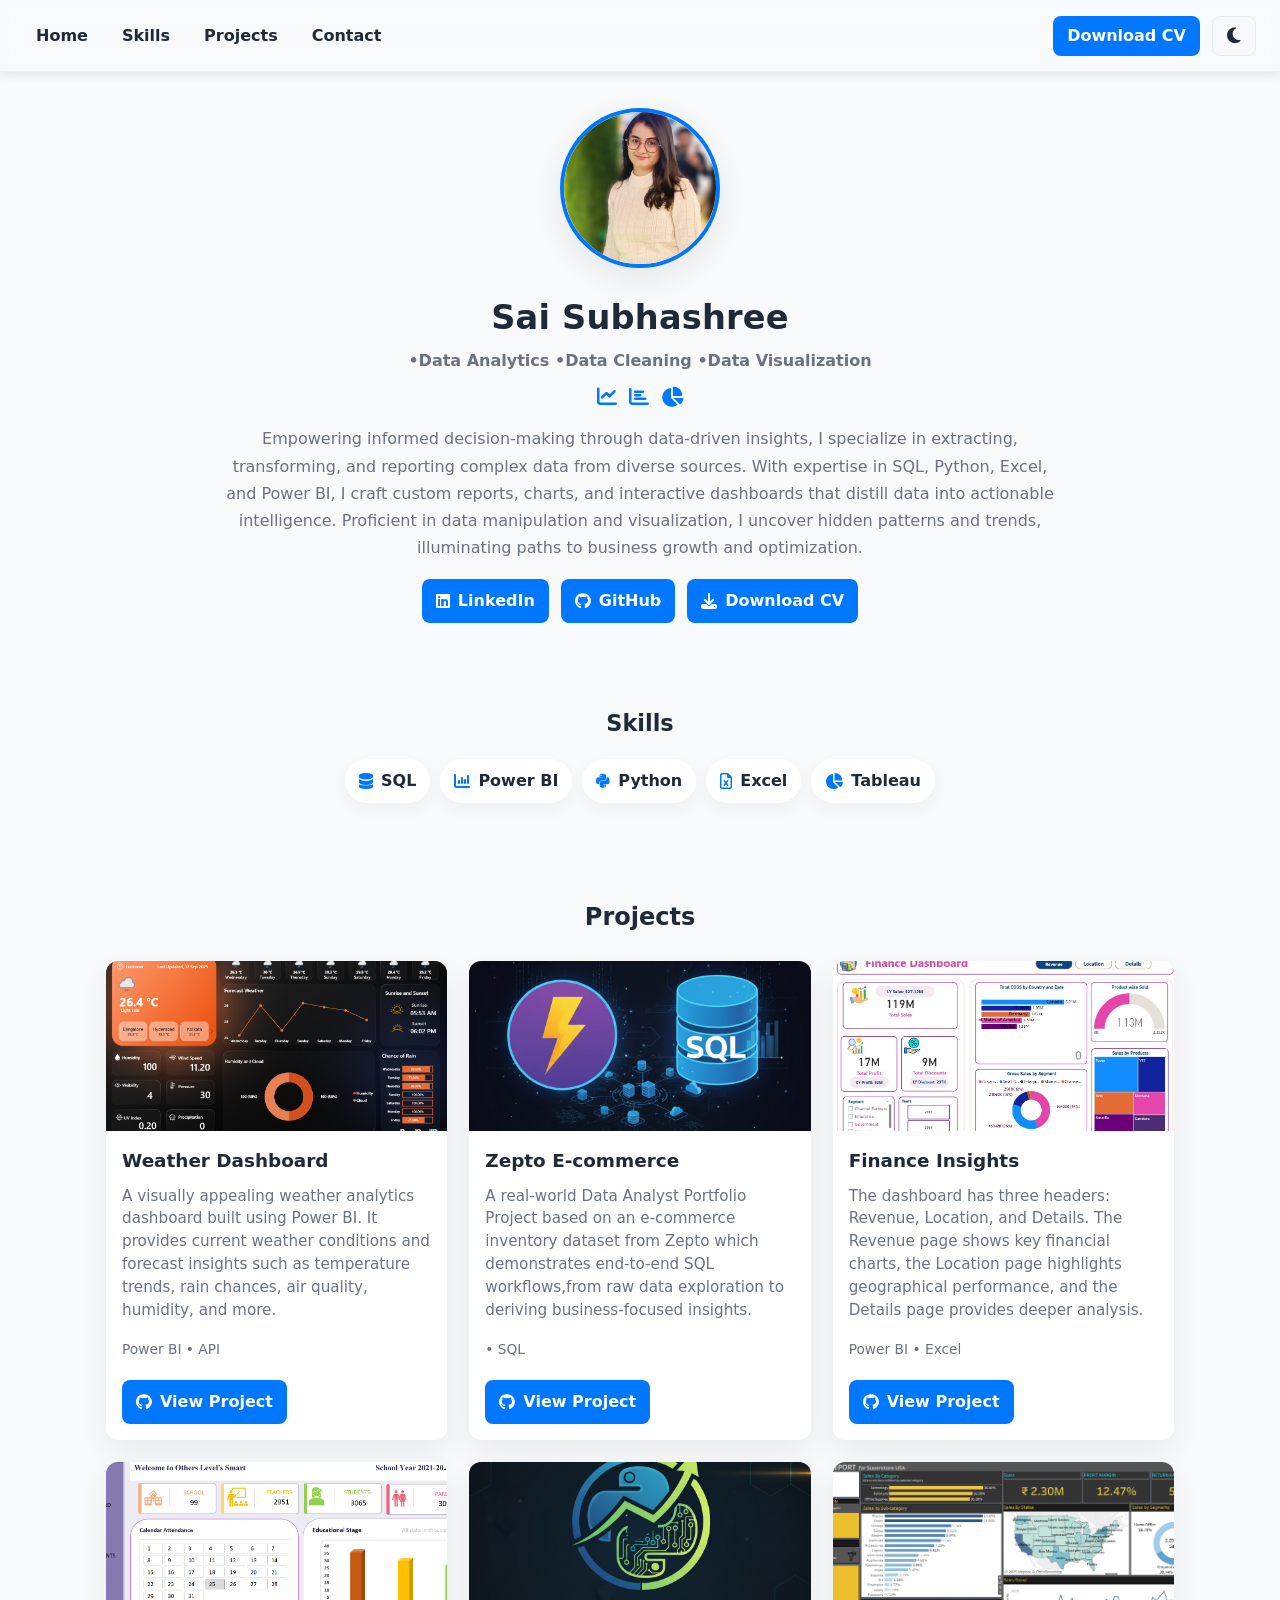
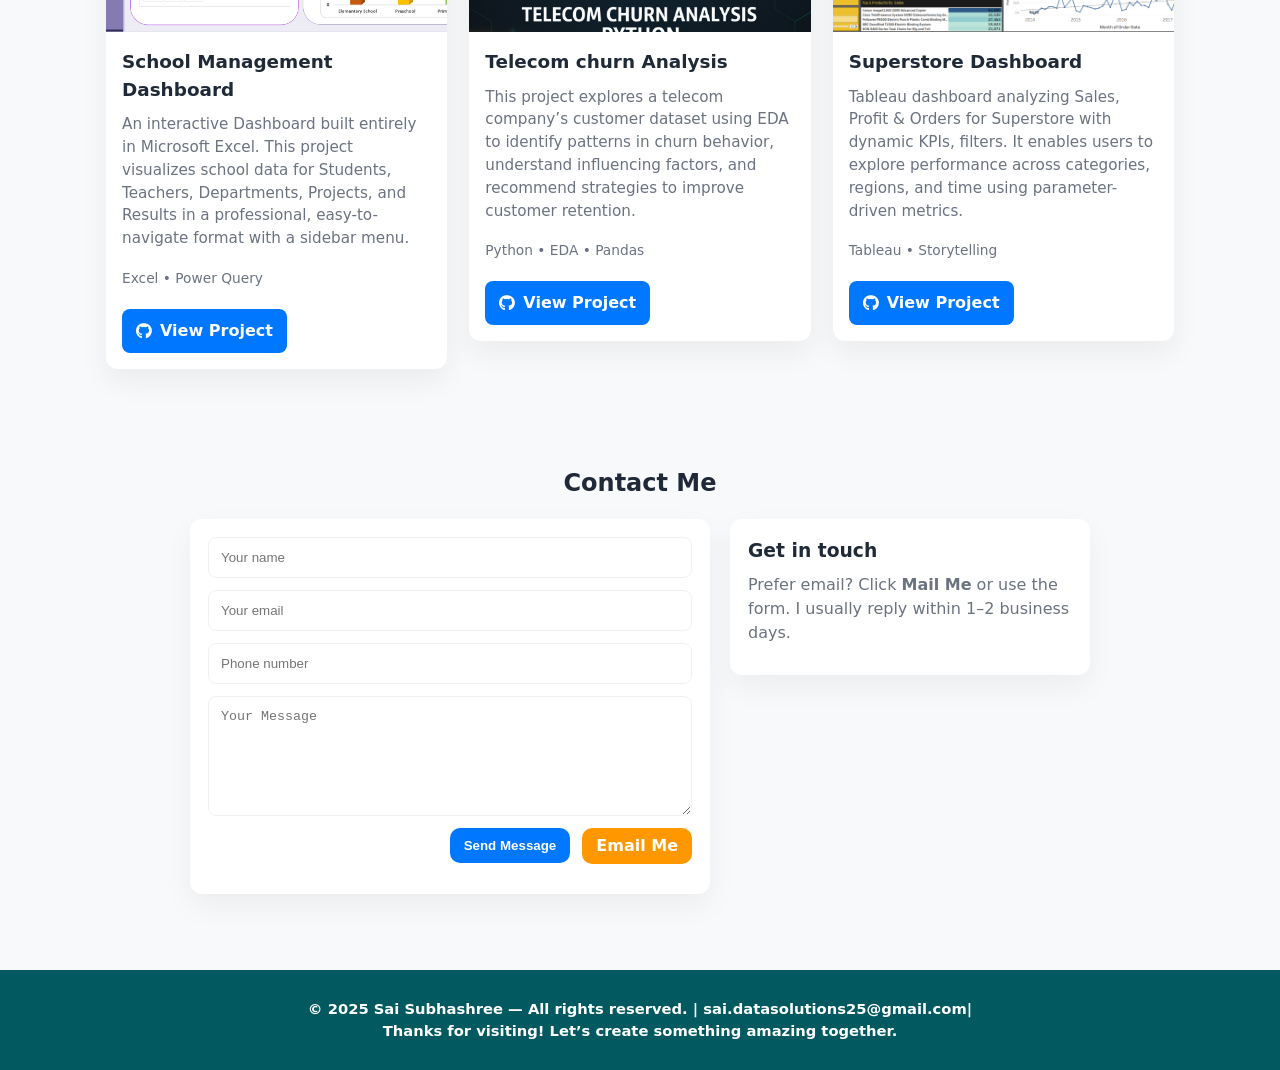
<file: index.html>
<!doctype html>
<html lang="en">

<head>
  <meta charset="utf-8" />
  <meta name="viewport" content="width=device-width,initial-scale=1" />
  <title>Sai Subhashree — Portfolio</title>

  <!-- Font Awesome for icons -->
  <link rel="stylesheet" href="https://cdnjs.cloudflare.com/ajax/libs/font-awesome/6.5.0/css/all.min.css" />
  <link rel="stylesheet" href="style.css">

</head>

<body>

  <!-- Header: no left title per request -->
  <header aria-label="Main header">

    <nav aria-label="Primary">
      <ul>
        <li><a class="nav-link" href="#home">Home</a></li>
        <li><a class="nav-link" href="#skills">Skills</a></li>
        <li><a class="nav-link" href="#projects">Projects</a></li>
        <!-- <li><a class="nav-link" href="#about">About</a></li> -->
        <li><a class="nav-link" href="#contact">Contact</a></li>
      </ul>
    </nav>

    <div class="controls" role="region" aria-label="Header controls">
      <a class="btn-cv" href="Project/cv.pdf" download>Download CV</a>
      <div class="dark-toggle" id="darkToggle" title="Toggle dark mode" aria-pressed="false">
        <i class="fa-solid fa-moon"></i>
      </div>
    </div>
    <button id="navToggle" class="nav-toggle" aria-controls="main-nav" aria-expanded="false">
      <i class="fa-solid fa-bars"></i>
    </button>
  </header>

  <!-- HERO -->
  <main>
    <section id="home" class="hero container" aria-labelledby="home-heading">
      <img class="photo" src="photo.jpg" alt="Sai Subhashree - photo" />
      <h1 id="home-heading">Sai Subhashree</h1>
      <div class="subtitle">•Data Analytics •Data Cleaning •Data Visualization</div>

      <div class="icons" aria-hidden="true">
        <i class="fa-solid fa-chart-line" title="statistics"></i>
        <i class="fa-solid fa-chart-bar" title="bar chart"></i>
        <i class="fa-solid fa-chart-pie" title="pie chart"></i>
      </div>

      <p>
        Empowering informed decision-making through data-driven insights, I specialize in extracting,
        transforming, and reporting complex data from diverse sources. With expertise in SQL, Python, Excel,
        and Power BI, I craft custom reports, charts, and interactive dashboards that distill data into actionable
        intelligence.
        Proficient in data manipulation and visualization, I uncover hidden patterns and trends, illuminating paths to
        business growth and optimization.
      </p>

      <div class="hero-actions">
        <a class="small-btn" href="https://www.linkedin.com/in/sai-subhashree-14681520b/" target="_blank"
          rel="noopener">
          <i class="fa-brands fa-linkedin"></i> LinkedIn
        </a>
        <a class="small-btn" href="https://github.com/Saidalal" target="_blank" rel="noopener">
          <i class="fa-brands fa-github"></i> GitHub
        </a>
        <a class="small-btn" href="Project/cv.pdf" download>
          <i class="fa-solid fa-download"></i> Download CV
        </a>
      </div>
    </section>

    <!-- SKILLS -->
    <section id="skills" class="container" aria-labelledby="skills-heading">
      <h2 id="skills-heading">Skills</h2>
      <div class="skill-list" role="list">
        <div class="skill" role="listitem"><i class="fa-solid fa-database"></i> SQL</div>
        <div class="skill" role="listitem"><i class="fa-solid fa-chart-column"></i> Power BI</div>
        <div class="skill" role="listitem"><i class="fa-brands fa-python"></i> Python</div>
        <div class="skill" role="listitem"><i class="fa-regular fa-file-excel"></i> Excel</div>
        <div class="skill" role="listitem"> <i class="fa-solid fa-chart-pie"></i> Tableau </div>
      </div>
    </section>

    <!-- PROJECTS -->
    <section id="projects" class="container" aria-labelledby="projects-heading">
      <h2 id="projects-heading">Projects</h2>

      <div class="project-grid">
        <!-- Card 1 -->
        <article class="card" aria-labelledby="p1-title">
          <img class="thumb" src="Project/Project1.png" alt=" Weather Dashboard" />
          <div class="card-body">
            <h3 id="p1-title"> Weather Dashboard </h3>
            <p>A visually appealing weather analytics dashboard built using Power BI.
              It provides current weather conditions and forecast insights such as temperature trends, rain chances, air
              quality, humidity, and more.</p>
            <div class="tech">Power BI • API</div>
            <div class="links">
              <a class="small-btn" href="https://github.com/Saidalal/POWER-BI/tree/main/Weather%20Dashboard"
                target="_blank" rel="noopener">
                <i class="fa-brands fa-github"></i> View Project
              </a>
            </div>
          </div>
          <div class="overlay" aria-hidden="true">
            <a href="https://github.com/Saidalal/POWER-BI/tree/main/Weather%20Dashboard" target="_blank" rel="noopener">
              <i class="fa-brands fa-github"></i> View on GitHub
            </a>
          </div>
        </article>

        <!-- Card 2 -->

        <article class="card" aria-labelledby="p4-title">
          <img class="thumb" src="Project/Project4.png" alt="Zepto Inventory" />
          <div class="card-body">
            <h3 id="p4-title">Zepto E-commerce</h3>
            <p>A real-world Data Analyst Portfolio Project based on an
              e-commerce inventory dataset from Zepto which demonstrates
              end-to-end SQL workflows,from raw data exploration to deriving business-focused insights.</p>
            <div class="tech"> • SQL</div>
            <div class="links">
              <a class="small-btn" href="https://github.com/Saidalal/SQL/tree/main/Zepto%20Inventory" target="_blank" rel="noopener"><i
                  class="fa-brands fa-github"></i> View Project</a>
            </div>
          </div>
          <div class="overlay"><a href="https://github.com/Saidalal/SQL/tree/main/Zepto%20Inventory" target="_blank" rel="noopener"><i
                class="fa-brands fa-github"></i> View on GitHub</a></div>
        </article>

        <!-- Card 3 -->
        <article class="card" aria-labelledby="p3-title">
          <img class="thumb" src="Project/Project3.jpg" alt="Finance Insights" />
          <div class="card-body">
            <h3 id="p3-title"> Finance Insights</h3>
            <p>The dashboard has three headers: Revenue, Location, and Details. The Revenue page shows key financial
              charts,
              the Location page highlights geographical performance, and the Details page provides deeper analysis.</p>
            <div class="tech">Power BI • Excel</div>
            <div class="links">
              <a class="small-btn" href="https://github.com/Saidalal/POWER-BI/tree/main/Finance%20Dashboard"
                target="_blank" rel="noopener">
                <i class="fa-brands fa-github"></i> View Project
              </a>
            </div>
          </div>
          <div class="overlay"><a href="https://github.com/Saidalal/POWER-BI/tree/main/Finance%20Dashboard"
              target="_blank" rel="noopener"><i class="fa-brands fa-github"></i> View on GitHub</a></div>
        </article>

        <!-- Card 4 -->
        <article class="card" aria-labelledby="p2-title">
          <img class="thumb" src="Project/Project2.png" alt="School Management Dashboard" />
          <div class="card-body">
            <h3 id="p2-title">School Management Dashboard </h3>
            <p>An interactive Dashboard built entirely in Microsoft Excel.
              This project visualizes school data for Students, Teachers, Departments, Projects, and Results in a
              professional, easy-to-navigate format with a sidebar menu.</p>
            <div class="tech">Excel • Power Query</div>
            <div class="links">
              <a class="small-btn" href="https://github.com/Saidalal/EXCEL/tree/main/SCHOOL%20MANAGEMENT"
                target="_blank" rel="noopener"><i class="fa-brands fa-github"></i> View Project</a>
            </div>
          </div>
          <div class="overlay"><a href="https://github.com/Saidalal/EXCEL/tree/main/SCHOOL%20MANAGEMENT" target="_blank"
              rel="noopener"><i class="fa-brands fa-github"></i> View on GitHub</a></div>
        </article>

        <!-- Card 5 -->
        <article class="card" aria-labelledby="p5-title">
          <img class="thumb" src="Project/Project5.png" alt="Telecom churn Analysis" />
          <div class="card-body">
            <h3 id="p5-title">Telecom churn Analysis</h3>
            <p>This project explores a telecom company’s customer dataset using EDA to identify patterns in churn
              behavior, understand influencing factors, and recommend strategies to improve customer retention.</p>
            <div class="tech">Python • EDA • Pandas</div>
            <div class="links">
              <a class="small-btn" href="https://github.com/Saidalal/Python/tree/main/Telecom%20customer%20churn"
                target="_blank" rel="noopener"><i class="fa-brands fa-github"></i> View Project</a>
            </div>
          </div>
          <div class="overlay"><a href="https://github.com/Saidalal/Python/tree/main/Telecom%20customer%20churn"
              target="_blank" rel="noopener"><i class="fa-brands fa-github"></i> View on GitHub</a></div>
        </article>

        <!-- Card 6 -->
        <article class="card" aria-labelledby="p6-title">
          <img class="thumb" src="Project/Project6.png" alt=">superstore" />
          <div class="card-body">
            <h3 id="p6-title">Superstore Dashboard</h3>
            <p>Tableau dashboard analyzing Sales, Profit & Orders for Superstore with dynamic KPIs, filters.
              It enables users to explore performance across categories, regions, and time using parameter-driven metrics.</p>
            <div class="tech">Tableau • Storytelling</div>
            <div class="links">
            <a class="small-btn" href="https://github.com/Saidalal/Tableau/tree/main/Superstore"
                target="_blank" rel="noopener"><i class="fa-brands fa-github"></i> View Project</a>
            </div>
          </div>
          <div class="overlay"><a href="https://github.com/Saidalal/Tableau/tree/main/Superstore"
              target="_blank" rel="noopener"><i class="fa-brands fa-github"></i> View on GitHub</a></div>
        </article>
     

      </div> <!-- /project-grid -->
    </section>

    <!-- CONTACT -->
    <section id="contact" class="container" aria-labelledby="contact-heading">
      <h2 id="contact-heading">Contact Me</h2>

      <div class="contact-wrap">

        <form name="Contact_Response" id="contact-form" aria-label="Contact form">
          <input type="text" name="Name" placeholder="Your name" required />
          <input type="email" name="Email" placeholder="Your email" required />
          <input type="tel" name="Phone" placeholder="Phone number" />
          <textarea name="Message" placeholder="Your Message" required></textarea>

          <div class="submit-row">
            <button type="submit">Send Message</button>
            <a class="mail" href="mailto:sai.datasolutions25@gmail.com">Email Me</a>
          </div>
          <div id="form-status" aria-live="polite" style="color:var(--text); font-size:0.95rem;"></div>
        </form>

        <div id="response-modal" class="modal-overlay">
          <div class="modal-content">
            <span class="close-button" onclick="closeModal()">&times;</span>
            <p id="modal-status"></p>
            <button class="ok-button" onclick="closeModal()">Okay</button>
          </div>
        </div>
        <!-- Right panel: quick details -->
        <aside
          style="background:var(--card); padding:18px; border-radius:12px; box-shadow:0 12px 30px rgba(2,6,23,0.05);">
          <h3 style="margin-bottom:8px">Get in touch</h3>
          <p style="color:var(--muted); margin-bottom:12px;">Prefer email? Click <strong>Mail Me</strong> or use the
            form. I usually reply within 1–2 business days.</p>

        </aside>
      </div>
    </section>

    <footer>
      © 2025 Sai Subhashree — All rights reserved. | sai.datasolutions25@gmail.com| <br>
       Thanks for visiting! Let’s create something amazing together.

    </footer>
  </main>

  <!-- ---------- Scripts ---------- -->


<script src="script.js"></script>
</body>


</html>
</file>
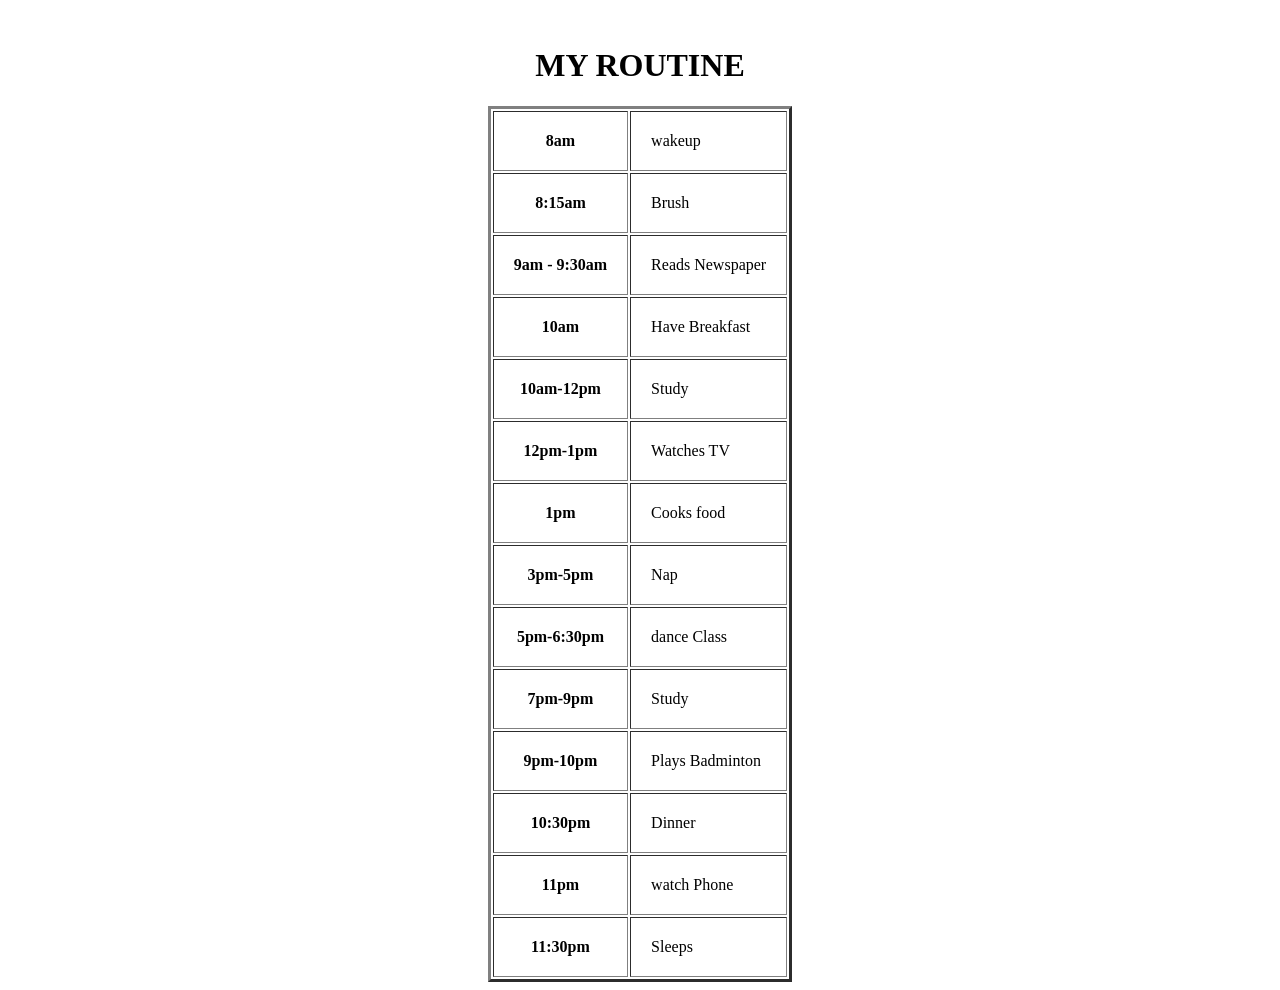
<file: index2.html>
<!DOCTYPE html>
<html lang="en">
<head>
    <meta charset="UTF-8">
    <meta http-equiv="X-UA-Compatible" content="IE=edge">
    <meta name="viewport" content="width=device-width, initial-scale=1.0">
    <title>MY ROUTINE</title>

</head>
<body>
  <center>
      <br>
      <h1>MY ROUTINE</h1>
      <table border="3"cellpadding="20">

          <tr>
              <th>8am</th>
              <td>wakeup</td>

            </tr>

            <tr>
              <th>8:15am</th>
              <td>Brush</td>
            </tr>

            <tr>
                <th>9am - 9:30am</th>
                <td>Reads Newspaper</td>
  
              </tr>
              
              <tr>
                <th>10am</th>
                <td>Have Breakfast</td>
              </tr>

              <tr>
                <th>10am-12pm</th>
                <td>Study</td>
  
              </tr>
              
              <tr>
                <th>12pm-1pm</th>
                <td>Watches TV</td>
              </tr>

              <tr>
                <th>1pm</th>
                <td>Cooks food</td>
  
              </tr>
              
              <tr>
                <th>3pm-5pm</th>
                <td>Nap</td>
              </tr>

              <tr>
                <th>5pm-6:30pm</th>
                <td>dance Class</td>
  
              </tr>
              
              <tr>
                <th>7pm-9pm</th>
                <td>Study</td>
              </tr>

              <tr>
                <th>9pm-10pm</th>
                <td>Plays Badminton</td>
  
              </tr>
              
              <tr>
                <th>10:30pm</th>
                <td>Dinner</td>
              </tr>
       
           <tr>
               <th>11pm</th>
               <td>watch Phone</td>
           </tr>

           <tr>
               <th>11:30pm</th>
               <td>Sleeps</td>
           </tr>
      </table>
  </center>    
</body>
</html>
</file>
<file: style.css>
/* ---------- Header ---------- */
header {
  position: fixed;
  top: 0;
  left: 0;
  right: 0;
  height: 72px;
  display: flex;
  align-items: center;
  justify-content: space-between;
  padding: 12px 24px;
  background: linear-gradient(90deg, var(--accent), var(--accent-2));
  backdrop-filter: blur(var(--glass-blur));
  z-index: 1200;
  border-bottom: none;
  /* no border now */
  box-shadow: 0 2px 10px rgba(0, 0, 0, 0.1);
}

/* NAV */
nav ul {
  list-style: none;
  display: flex;
  gap: 10px;
  align-items: center;
}

.nav-link {
  display: inline-block;
  padding: 8px 14px;
  border-radius: 8px;
  color: #fff;
  font-weight: 600;
  text-decoration: none;
  transition: all .25s ease;
  cursor: pointer;
}

.nav-link:hover {
  background: rgba(255, 255, 255, 0.15);
  color: #fff;
  transform: translateY(-2px);
}


:root {
  --bg: #f7f9fb;
  --card: #ffffff;
  --text: #1f2937;
  --muted: #6b7280;
  --accent: #0077ff;
  --accent-2: #ff9800;
  --header-bg: rgba(255);
  --glass-blur: 8px;
}

/* dark mode variables */
body.dark {
  --bg: #0b1220;
  --card: #0f1724;
  --text: #e6eef8;
  --muted: #9aa7bd;
  --accent: #ffa500;
  --accent-2: #ffb86b;
  --header-bg: rgba(10, 12, 20, 0.6);
}

* {
  box-sizing: border-box;
  margin: 0;
  padding: 0
}

html {
  scroll-behavior: smooth
}

body {
  font-family: Inter, system-ui, -apple-system, "Segoe UI", Roboto, "Helvetica Neue", Arial;
  background: var(--bg);
  color: var(--text);
  -webkit-font-smoothing: antialiased;
  -moz-osx-font-smoothing: grayscale;
  line-height: 1.5;
  transition: background .25s ease, color .25s ease;
  padding-top: 72px;
  /* header space */
}

/* ---------- Header ---------- */
header {
  position: fixed;
  inset: 0 auto auto 0;
  left: 0;
  right: 0;
  top: 0;
  height: 72px;
  display: flex;
  align-items: center;
  justify-content: space-between;
  padding: 12px 24px;
  background: var(--header-bg);
  backdrop-filter: blur(var(-glass-blur));
  z-index: 1200;
  border-bottom: 1px solid rgba(164, 23, 23, 0.04);
}

nav ul {
  list-style: none;
  display: flex;
  gap: 10px;
  align-items: center;
}

.nav-link {
  display: inline-block;
  padding: 8px 12px;
  border-radius: 8px;
  color: var(--text);
  font-weight: 600;
  transition: all .18s ease;
  cursor: pointer;
}

.nav-link:hover {
  transform: translateY(-2px);
  background: var(--accent);
  color: #fff;
  box-shadow: 0 6px 18px rgba(0, 0, 0, 0.08);
}

/* Right controls */
.controls {
  display: flex;
  gap: 12px;
  align-items: center;
}

.btn-cv {
  background: var(--accent);
  color: #fff;
  padding: 8px 14px;
  border-radius: 8px;
  font-weight: 700;
  text-decoration: none;
  transition: transform .15s ease, background .15s ease;
}

.btn-cv:hover {
  transform: translateY(-3px);
  background: var(--accent-2)
}

.dark-toggle {
  width: 44px;
  height: 40px;
  display: flex;
  align-items: center;
  justify-content: center;
  border-radius: 8px;
  cursor: pointer;
  background: transparent;
  color: var(--text);
  font-size: 18px;
  border: 1px solid rgba(0, 0, 0, 0.06);
}

.dark-toggle:hover {
  transform: translateY(-2px)
}

/* ---------- Hero ---------- */
.hero {
  max-width: 1100px;
  margin: 30px auto 10px;
  padding: 36px 20px;
  text-align: center;
}

.hero .photo {
  width: 160px;
  height: 160px;
  border-radius: 50%;
  object-fit: cover;
  border: 4px solid var(--accent);
  display: inline-block;
  box-shadow: 0 10px 30px rgba(2, 6, 23, 0.08);
}

.hero h1 {
  font-size: 2.1rem;
  margin-top: 18px;
  letter-spacing: 0.2px;
}

.hero .subtitle {
  color: var(--muted);
  margin-top: 6px;
  font-weight: 600;
}

.hero .icons {
  margin: 14px 0;
  display: flex;
  gap: 12px;
  justify-content: center;
  color: var(--accent);
  font-size: 20px;
}

.hero p {
  max-width: 860px;
  margin: 18px auto;
  color: var(--muted);
  padding: 0 12px;
  line-height: 1.7;
}

.hero .hero-actions {
  margin-top: 14px;
  display: flex;
  gap: 12px;
  justify-content: center;
  flex-wrap: wrap;
}

.small-btn {
  display: inline-flex;
  align-items: center;
  gap: 8px;
  padding: 10px 14px;
  border-radius: 8px;
  text-decoration: none;
  font-weight: 700;
  background: var(--accent);
  color: #fff;
}

.small-btn.secondary {
  background: transparent;
  border: 1px solid rgba(0, 0, 0, 0.06);
  color: var(--text);
}

.small-btn:hover {
  transform: translateY(-3px)
}

/* ---------- Skills ---------- */
section {
  padding: 48px 16px;
}

.container {
  max-width: 1100px;
  margin: 0 auto;
}

#skills h2 {
  text-align: center;
  margin-bottom: 18px;
  font-size: 1.4rem
}

.skill-list {
  display: flex;
  gap: 10px;
  flex-wrap: wrap;
  justify-content: center;
  margin-top: 8px;
}

.skill {
  background: var(--card);
  padding: 10px 14px;
  border-radius: 999px;
  box-shadow: 0 6px 18px rgba(2, 6, 23, 0.04);
  display: flex;
  gap: 8px;
  align-items: center;
  color: var(--text);
  font-weight: 600;
}

.skill i {
  color: var(--accent);
  font-size: 16px;
}

/* ---------- Projects ---------- */
#projects h2 {
  text-align: center;
  margin-bottom: 26px;
  font-size: 1.5rem
}

.project-grid {
  display: grid;
  grid-template-columns: repeat(auto-fit, minmax(260px, 1fr));
  gap: 22px;
  align-items: start;
}

.card {
  background: var(--card);
  border-radius: 12px;
  overflow: hidden;
  box-shadow: 0 12px 30px rgba(2, 6, 23, 0.06);
  position: relative;
  transition: transform .22s ease, box-shadow .22s ease;
  display: flex;
  flex-direction: column;
}

.card:hover {
  transform: translateY(-8px);
}

.card .thumb {
  width: 100%;
  height: 170px;
  object-fit: cover;
  display: block;
}

.card .card-body {
  padding: 16px;
  flex: 1;
  display: flex;
  flex-direction: column;
  gap: 10px;
}

.card h3 {
  margin: 0;
  font-size: 1.15rem;
}

.card p {
  color: var(--muted);
  font-size: 0.95rem;
  flex: 1
}

.card .tech {
  color: var(--muted);
  font-size: 0.86rem;
  margin-top: 8px
}

.card .links {
  display: flex;
  gap: 10px;
  margin-top: 10px;
  align-items: center;
}

/* overlay with github link on hover */
.overlay {
  position: absolute;
  inset: 0;
  display: flex;
  justify-content: center;
  align-items: center;
  background: linear-gradient(180deg, rgba(0, 0, 0, 0.0), rgba(0, 0, 0, 0.66));
  opacity: 0;
  transition: opacity .22s ease;
  color: #fff;
  text-decoration: none;
}

.card:hover .overlay {
  opacity: 1
}

.overlay a {
  background: rgba(255, 255, 255, 0.712);
  padding: 10px 14px;
  border-radius: 8px;
  color: #041568;
  font-weight: 700;
  display: inline-flex;
  gap: 10px;
  align-items: center;
  text-decoration: none;
}

/* ---------- Contact ---------- */
#contact h2 {
  text-align: center;
  margin-bottom: 18px
}

.contact-wrap {
  max-width: 900px;
  margin: 0 auto;
  display: grid;
  grid-template-columns: 1fr 360px;
  gap: 20px;
  align-items: start;
}

@media(max-width:880px) {
  .contact-wrap {
    grid-template-columns: 1fr;
  }

  .hero .photo {
    width: 140px;
    height: 140px
  }
}

form {
  background: var(--card);
  padding: 18px;
  border-radius: 12px;
  box-shadow: 0 12px 30px rgba(2, 6, 23, 0.05);
  display: flex;
  flex-direction: column;
  gap: 12px;
}

input,
textarea {
  width: 100%;
  padding: 12px;
  border-radius: 8px;
  border: 1px solid rgba(0, 0, 0, 0.06);
  background: transparent;
  color: var(--text);
}

textarea {
  min-height: 120px;
  resize: vertical;
}

.submit-row {
  display: flex;
  gap: 12px;
  align-items: center;
  justify-content: flex-end;
}

.submit-row button {
  padding: 10px 14px;
  border-radius: 10px;
  border: none;
  cursor: pointer;
  background: var(--accent);
  color: #fff;
  font-weight: 700;
}


.submit-row .mail {
  padding: 6px 14px;
  border-radius: 10px;
  background: var(--accent);
  color: #fff;
  font-weight: 700;
  text-decoration: none;
  transition: background .22s ease;
}


.submit-row .mail:hover {
  background: var(--accent-2);
}

body:not(.dark) .submit-row .mail {
  background: var(--accent-2);
  color: #fff;
}


body.dark .submit-row .mail {
  background: #003cff;
  color: #fff;
}

.submit-row .mail:hover {
  filter: brightness(1.1);
}


.modal-overlay {
  display: none;
  position: fixed;
  z-index: 1000;
  left: 0;
  top: 0;
  width: 100%;
  height: 100%;
  background-color: rgba(0, 0, 0, 0.6);
  align-items: center;
  justify-content: center;
}

.modal-content {
  background-color: #fefefe;
  padding: 30px;
  border-radius: 12px;
  box-shadow: 0 10px 30px rgba(0, 0, 0, 0.25);
  position: relative;
  max-width: 500px;
  width: 90%;
  text-align: center;
  animation: fadeInScale 0.3s ease-out;
}

.close-button {
  color: white;
  background-color: #dc3545;
  position: absolute;
  top: 10px;
  right: 10px;
  font-size: 24px;
  line-height: 24px;
  width: 30px;
  height: 30px;
  border-radius: 50%;
  display: flex;
  align-items: center;
  justify-content: center;
  cursor: pointer;
  transition: background-color 0.3s ease, transform 0.2s ease;
}

.close-button:hover,
.close-button:focus {
  background-color: #c82333;
  transform: scale(1.05);
}

/* Okay Button */
.ok-button {
  background-color: #28a745;
  color: white;
  padding: 12px 25px;
  border: none;
  border-radius: 6px;
  cursor: pointer;
  font-size: 1em;
  margin-top: 20px;
  transition: background-color 0.3s ease;
}

.ok-button:hover {
  background-color: #218838;
}

footer {
  text-align: center;
  padding: 28px 12px;
  color: var(--muted);
  font-size: 0.92rem;
  margin-top: 28px;
 
}

body:not(.dark) footer {
  background-color: #025a60;
  color: #fff;
  font-weight: bold;
}


body.dark footer {
  background: #035843;
  color: #fff;
  font-weight: bold
}

.nav-toggle {
  display: none;
  /* Hide on desktop */
  background: transparent;
  border: none;
  color: var(--text);
  font-size: 24px;
  cursor: pointer;
  padding: 8px;
}

@media (max-width: 768px) {

  /* The nav toggle button will show */
  .nav-toggle {
    display: block;
    z-index: 1300;
  }


  header {
    justify-content: space-between;
  }

  @media (max-width: 768px) {

    .nav-toggle {
      display: block;
      z-index: 1300;
      margin-right: 16px;
    }

    header {
      justify-content: space-between;
    }

    header nav {
      position: fixed;
      top: 0;
      left: 0;
      width: 100%;
      height: 100vh;
      background: var(--bg);
      display: flex;
      flex-direction: column;
      justify-content: center;
      align-items: center;
      transform: translateX(-100%);
      transition: transform 0.3s ease-in-out;
      z-index: 1250;
    }
  
    header nav.is-open {
      transform: translateX(0);
    }

    header nav ul {
      flex-direction: column;
      gap: 20px;
      align-items: center;
    }

    .nav-link {
      font-size: 1.5rem;
      padding: 15px 20px;
      color: var(--text);
    }

    .controls {
      display: flex;
      flex-direction: row;
      gap: 12px;
      align-items: center;
      margin-top: 20px;

    }

    .btn-cv {
      padding: 5px 5px;
      font-size: 1.1rem;
    }

    .dark-toggle {
      padding: 12px;
    }
  }
}
</file>
